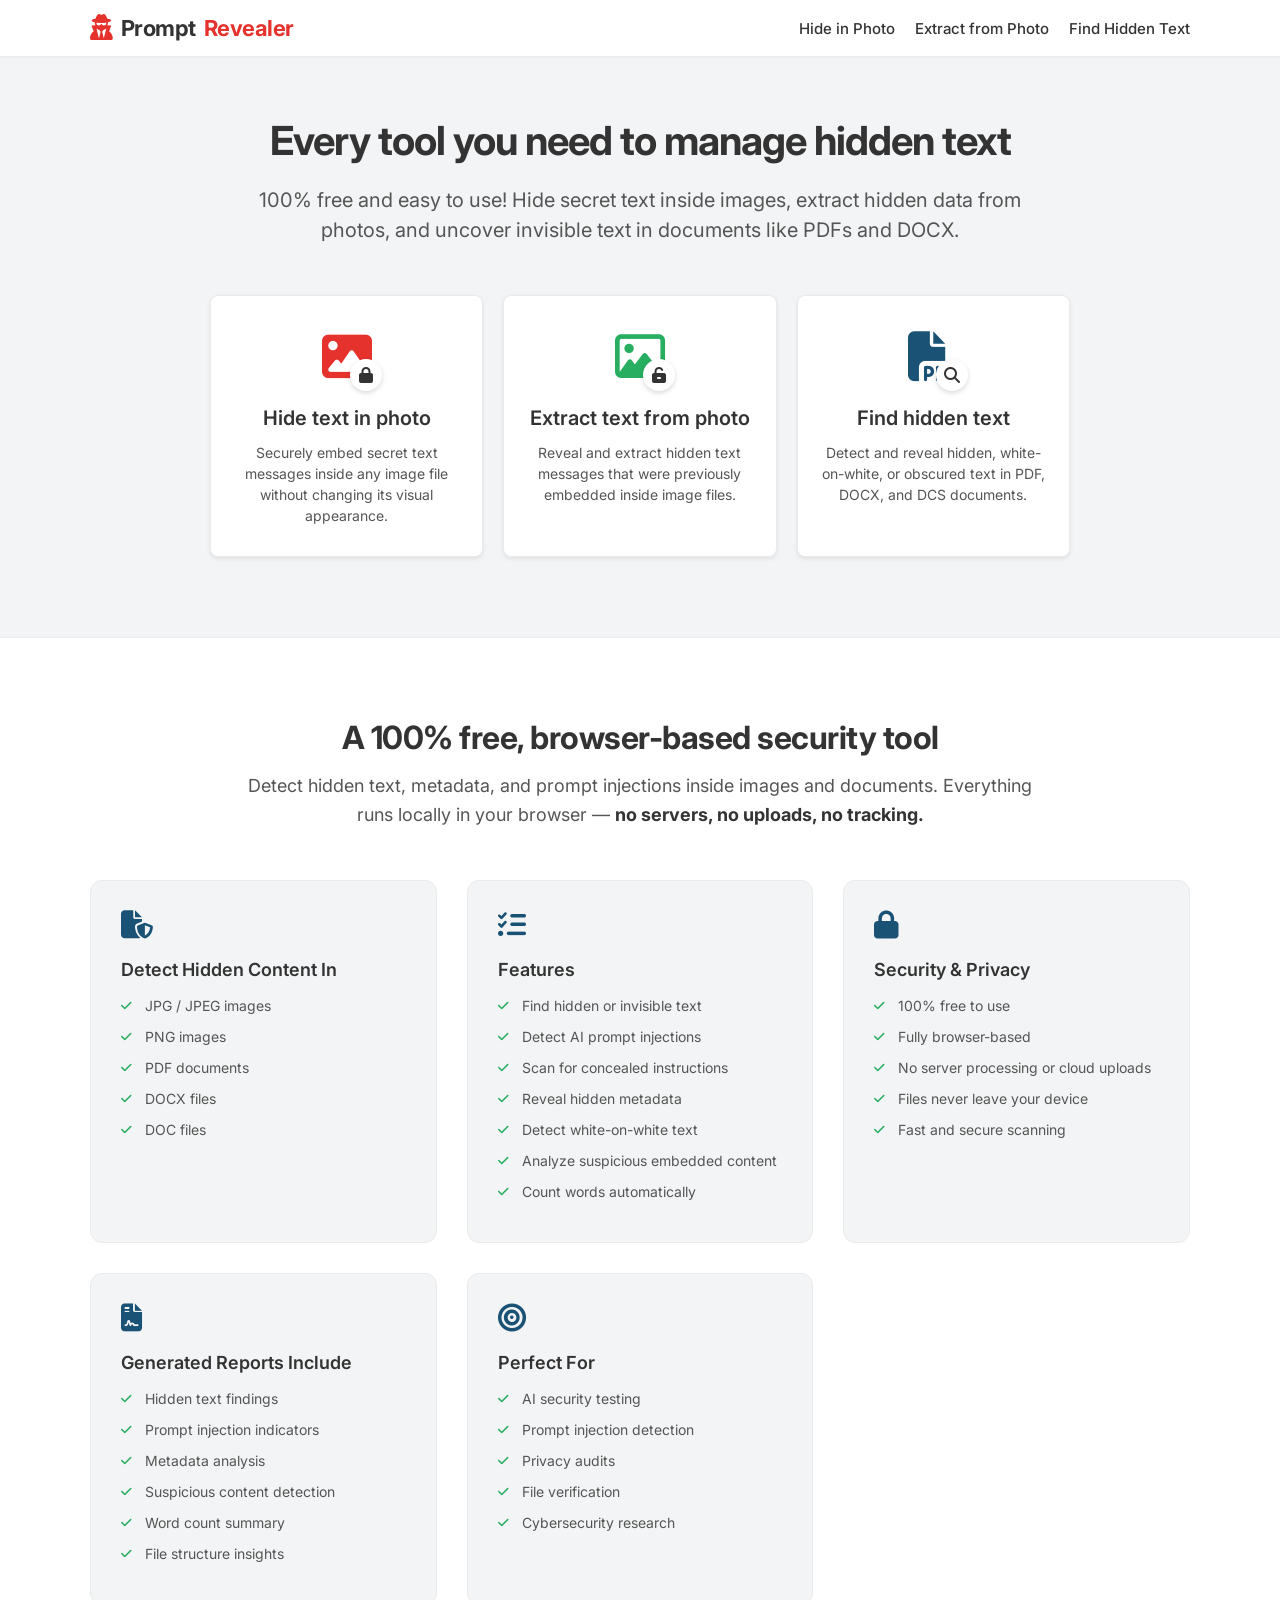
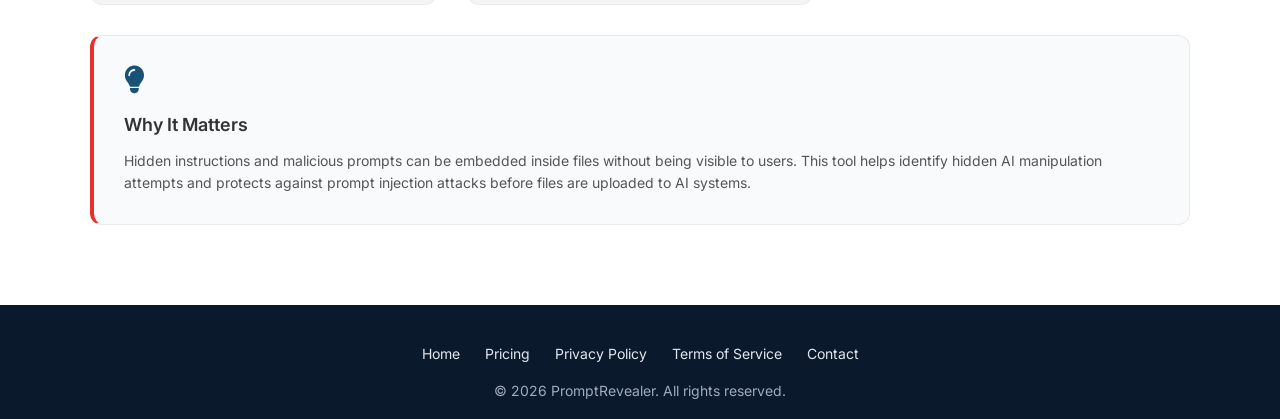
<file: index.html>
<!DOCTYPE html>
<html lang="en">
<head>
    <meta charset="UTF-8">
    <meta name="viewport" content="width=device-width, initial-scale=1.0">
    <title>PromptRevealer - Hidden Text Tools</title>
    <meta name="description" content="A suite of tools to hide and reveal secret text in photos, PDFs, DOCX, and other documents.">
    <link rel="stylesheet" href="index.css">
    <link href="https://fonts.googleapis.com/css2?family=Inter:wght@400;500;600;700&display=swap" rel="stylesheet">
    <link rel="stylesheet" href="https://cdnjs.cloudflare.com/ajax/libs/font-awesome/6.4.0/css/all.min.css">
</head>
<body>
    <header class="header">
        <div class="container header-container">
            <a href="index.html" class="logo">
                <i class="fa-solid fa-user-secret"></i>
                Prompt<span>Revealer</span>
            </a>
            <nav class="main-nav">
                <a href="PhotoRevealer/hide.html">Hide in Photo</a>
                <a href="PhotoRevealer/extract.html">Extract from Photo</a>
                <a href="TextReveler/index22.html">Find Hidden Text</a>
            </nav>
        </div>
    </header>

    <main class="main-content">
        <div class="hero">
            <h1>Every tool you need to manage hidden text</h1>
            <p>100% free and easy to use! Hide secret text inside images, extract hidden data from photos, and uncover invisible text in documents like PDFs and DOCX.</p>
        </div>

        <div class="tools-grid">
            <!-- Tool 1: Hide Text in Photo -->
            <a href="PhotoRevealer/hide.html" class="tool-card tool-hide">
                <div class="tool-icon">
                    <i class="fa-solid fa-image"></i>
                    <div class="icon-badge"><i class="fa-solid fa-lock"></i></div>
                </div>
                <h3>Hide text in photo</h3>
                <p>Securely embed secret text messages inside any image file without changing its visual appearance.</p>
            </a>

            <!-- Tool 2: Extract Text from Photo -->
            <a href="PhotoRevealer/extract.html" class="tool-card tool-extract">
                <div class="tool-icon">
                    <i class="fa-regular fa-image"></i>
                    <div class="icon-badge"><i class="fa-solid fa-unlock-keyhole"></i></div>
                </div>
                <h3>Extract text from photo</h3>
                <p>Reveal and extract hidden text messages that were previously embedded inside image files.</p>
            </a>

            <!-- Tool 3: Text Revealer -->
            <a href="TextReveler/index22.html" class="tool-card tool-reveal">
                <div class="tool-icon">
                    <i class="fa-solid fa-file-pdf"></i>
                    <div class="icon-badge"><i class="fa-solid fa-magnifying-glass"></i></div>
                </div>
                <h3>Find hidden text</h3>
                <p>Detect and reveal hidden, white-on-white, or obscured text in PDF, DOCX, and DCS documents.</p>
            </a>
        </div>

        <!-- Info Section -->
        <section class="info-section">
            <div class="container">
                <div class="info-intro">
                    <h2>A 100% free, browser-based security tool</h2>
                    <p>Detect hidden text, metadata, and prompt injections inside images and documents. Everything runs locally in your browser — <strong>no servers, no uploads, no tracking.</strong></p>
                </div>

                <div class="info-grid">
                    <div class="info-card">
                        <i class="fa-solid fa-file-shield info-icon"></i>
                        <h3>Detect Hidden Content In</h3>
                        <ul>
                            <li>JPG / JPEG images</li>
                            <li>PNG images</li>
                            <li>PDF documents</li>
                            <li>DOCX files</li>
                            <li>DOC files</li>
                        </ul>
                    </div>

                    <div class="info-card">
                        <i class="fa-solid fa-list-check info-icon"></i>
                        <h3>Features</h3>
                        <ul>
                            <li>Find hidden or invisible text</li>
                            <li>Detect AI prompt injections</li>
                            <li>Scan for concealed instructions</li>
                            <li>Reveal hidden metadata</li>
                            <li>Detect white-on-white text</li>
                            <li>Analyze suspicious embedded content</li>
                            <li>Count words automatically</li>
                        </ul>
                    </div>

                    <div class="info-card">
                        <i class="fa-solid fa-lock info-icon"></i>
                        <h3>Security & Privacy</h3>
                        <ul>
                            <li>100% free to use</li>
                            <li>Fully browser-based</li>
                            <li>No server processing or cloud uploads</li>
                            <li>Files never leave your device</li>
                            <li>Fast and secure scanning</li>
                        </ul>
                    </div>

                    <div class="info-card">
                        <i class="fa-solid fa-file-contract info-icon"></i>
                        <h3>Generated Reports Include</h3>
                        <ul>
                            <li>Hidden text findings</li>
                            <li>Prompt injection indicators</li>
                            <li>Metadata analysis</li>
                            <li>Suspicious content detection</li>
                            <li>Word count summary</li>
                            <li>File structure insights</li>
                        </ul>
                    </div>

                    <div class="info-card">
                        <i class="fa-solid fa-bullseye info-icon"></i>
                        <h3>Perfect For</h3>
                        <ul>
                            <li>AI security testing</li>
                            <li>Prompt injection detection</li>
                            <li>Privacy audits</li>
                            <li>File verification</li>
                            <li>Cybersecurity research</li>
                        </ul>
                    </div>

                    <div class="info-card info-card-wide">
                        <i class="fa-solid fa-lightbulb info-icon"></i>
                        <h3>Why It Matters</h3>
                        <p>Hidden instructions and malicious prompts can be embedded inside files without being visible to users. This tool helps identify hidden AI manipulation attempts and protects against prompt injection attacks before files are uploaded to AI systems.</p>
                    </div>
                </div>
            </div>
        </section>
    </main>

    <footer class="footer">
        <div class="container footer-container">
            <div class="footer-links">
                <a href="index.html">Home</a>
                <a href="#">Pricing</a>
                <a href="#">Privacy Policy</a>
                <a href="#">Terms of Service</a>
                <a href="#">Contact</a>
            </div>
            <p>&copy; 2026 PromptRevealer. All rights reserved.</p>
        </div>
    </footer>
</body>
</html>
</file>
<file: index.css>
:root {
    --primary-color: #E5322D; /* Classic iLovePDF Red */
    --primary-hover: #C92A26;
    --bg-color: #F3F4F5; /* Standard light grey background */
    --card-bg: #FFFFFF;
    --text-main: #333333; /* Dark grey for headings */
    --text-muted: #555555; /* Medium grey for descriptions */
    --border-color: #EAEAEA;
    --shadow-default: 0 2px 4px rgba(0, 0, 0, 0.08);
    --shadow-hover: 0 10px 25px rgba(0, 0, 0, 0.12);
    --transition: all 0.25s ease-in-out;
}

* {
    margin: 0;
    padding: 0;
    box-sizing: border-box;
}

body {
    font-family: 'Inter', -apple-system, BlinkMacSystemFont, "Segoe UI", Roboto, Helvetica, Arial, sans-serif;
    background-color: var(--bg-color);
    color: var(--text-main);
    display: flex;
    flex-direction: column;
    min-height: 100vh;
    -webkit-font-smoothing: antialiased;
}

.container {
    max-width: 1140px;
    margin: 0 auto;
    padding: 0 20px;
}

/* Header */
.header {
    background-color: var(--card-bg);
    padding: 15px 0;
    box-shadow: 0 1px 3px rgba(0,0,0,0.05);
    position: sticky;
    top: 0;
    z-index: 100;
}

.header-container {
    display: flex;
    align-items: center;
    justify-content: space-between;
}

.main-nav {
    display: flex;
    gap: 20px;
}

.main-nav a {
    text-decoration: none;
    color: var(--text-main);
    font-weight: 500;
    font-size: 15px;
    transition: var(--transition);
}

.main-nav a:hover {
    color: var(--primary-color);
}

.logo {
    display: inline-flex;
    align-items: center;
    gap: 8px;
    font-size: 22px;
    font-weight: 700;
    color: var(--text-main);
    text-decoration: none;
    letter-spacing: -0.5px;
}

.logo i {
    color: var(--primary-color);
    font-size: 26px;
}

.logo span {
    color: var(--primary-color);
}

/* Hero Section */
.hero {
    text-align: center;
    padding: 60px 20px 50px;
}

.hero h1 {
    font-size: 40px;
    font-weight: 700;
    margin-bottom: 20px;
    color: var(--text-main);
    letter-spacing: -1px;
}

.hero p {
    font-size: 20px;
    color: var(--text-muted);
    max-width: 800px;
    margin: 0 auto;
    font-weight: 400;
    line-height: 1.5;
}

/* Tools Grid */
.tools-grid {
    display: grid;
    grid-template-columns: repeat(auto-fit, minmax(260px, 1fr));
    gap: 20px;
    max-width: 900px; /* Smaller to accompany text */
    margin: 0 auto;
    padding: 0 20px 80px;
}

.tool-hide {
    --primary-color: #E5322D; /* Red */
}

.tool-extract {
    --primary-color: #27AE60; /* Green */
}

.tool-reveal {
    --primary-color: #1A5276; /* Dark Blue */
}

.tool-card {
    background: var(--card-bg);
    padding: 30px 20px;
    text-align: center;
    text-decoration: none;
    border-radius: 8px;
    border: 1px solid var(--border-color);
    box-shadow: var(--shadow-default);
    transition: var(--transition);
    display: flex;
    flex-direction: column;
    align-items: center;
    position: relative;
    overflow: hidden;
}

.tool-card::after {
    content: '';
    position: absolute;
    bottom: 0;
    left: 0;
    width: 100%;
    height: 4px;
    background-color: var(--primary-color);
    transform: scaleX(0);
    transition: transform 0.3s ease;
    transform-origin: center;
}

.tool-card:hover {
    box-shadow: var(--shadow-hover);
    transform: translateY(-4px);
    border-color: transparent;
}

.tool-card:hover::after {
    transform: scaleX(1);
}

.tool-icon {
    position: relative;
    font-size: 50px;
    color: var(--primary-color);
    margin-bottom: 20px;
    height: 60px;
    display: flex;
    align-items: center;
    justify-content: center;
    transition: var(--transition);
}

.tool-card:hover .tool-icon {
    transform: scale(1.05);
}

.icon-badge {
    position: absolute;
    bottom: -5px;
    right: -10px;
    background-color: var(--card-bg);
    border-radius: 50%;
    width: 32px;
    height: 32px;
    display: flex;
    align-items: center;
    justify-content: center;
    box-shadow: 0 2px 5px rgba(0,0,0,0.15);
}

.icon-badge i {
    font-size: 16px;
    color: var(--text-main);
}

.tool-card h3 {
    color: var(--text-main);
    font-size: 20px;
    font-weight: 600;
    margin-bottom: 12px;
}

.tool-card p {
    color: var(--text-muted);
    font-size: 14px;
    line-height: 1.5;
    margin: 0;
}

/* Info Section */
.info-section {
    padding: 80px 20px;
    background-color: var(--card-bg);
    border-top: 1px solid var(--border-color);
}

.info-intro {
    text-align: center;
    max-width: 800px;
    margin: 0 auto 50px;
}

.info-intro h2 {
    font-size: 32px;
    color: var(--text-main);
    margin-bottom: 15px;
    font-weight: 700;
    letter-spacing: -0.5px;
}

.info-intro p {
    font-size: 18px;
    color: var(--text-muted);
    line-height: 1.6;
}

.info-intro p strong {
    color: var(--text-main);
}

.info-grid {
    display: grid;
    grid-template-columns: repeat(auto-fit, minmax(280px, 1fr));
    gap: 30px;
    max-width: 1140px;
    margin: 0 auto;
}

.info-card {
    background-color: var(--bg-color);
    padding: 30px;
    border-radius: 12px;
    border: 1px solid var(--border-color);
    transition: var(--transition);
}

.info-card:hover {
    box-shadow: var(--shadow-default);
    transform: translateY(-2px);
}

.info-icon {
    font-size: 28px;
    color: #1A5276;
    margin-bottom: 20px;
    display: block;
}

.info-card h3 {
    font-size: 18px;
    font-weight: 600;
    margin-bottom: 15px;
    color: var(--text-main);
}

.info-card ul {
    list-style: none;
    padding: 0;
    margin: 0;
}

.info-card ul li {
    position: relative;
    padding-left: 24px;
    margin-bottom: 10px;
    color: var(--text-muted);
    font-size: 14px;
    line-height: 1.5;
}

.info-card ul li::before {
    content: '\f00c';
    font-family: 'Font Awesome 6 Free';
    font-weight: 900;
    position: absolute;
    left: 0;
    top: 2px;
    color: #27AE60;
    font-size: 12px;
}

.info-card p {
    color: var(--text-muted);
    font-size: 14px;
    line-height: 1.6;
}

.info-card-wide {
    grid-column: 1 / -1;
    background-color: #F8FAFC;
    border-left: 4px solid var(--primary-color);
}

/* Footer */
.footer {
    margin-top: auto;
    background-color: #0B192C; /* Dark blue */
    border-top: none;
    padding: 40px 0 20px;
    text-align: center;
    color: #A0ABC0;
    font-size: 14px;
}

.footer-links {
    display: flex;
    justify-content: center;
    gap: 25px;
    margin-bottom: 20px;
    flex-wrap: wrap;
}

.footer-links a {
    color: #E2E8F0;
    text-decoration: none;
    transition: var(--transition);
}

.footer-links a:hover {
    color: #FFFFFF;
}

/* Responsive */
@media (max-width: 768px) {
    .header-container {
        flex-direction: column;
        gap: 15px;
    }
    
    .main-nav {
        flex-wrap: wrap;
        justify-content: center;
        gap: 15px;
    }

    .hero h1 {
        font-size: 32px;
    }
    
    .hero p {
        font-size: 18px;
    }
    
    .tools-grid {
        grid-template-columns: 1fr;
        max-width: 400px;
    }
}
</file>
